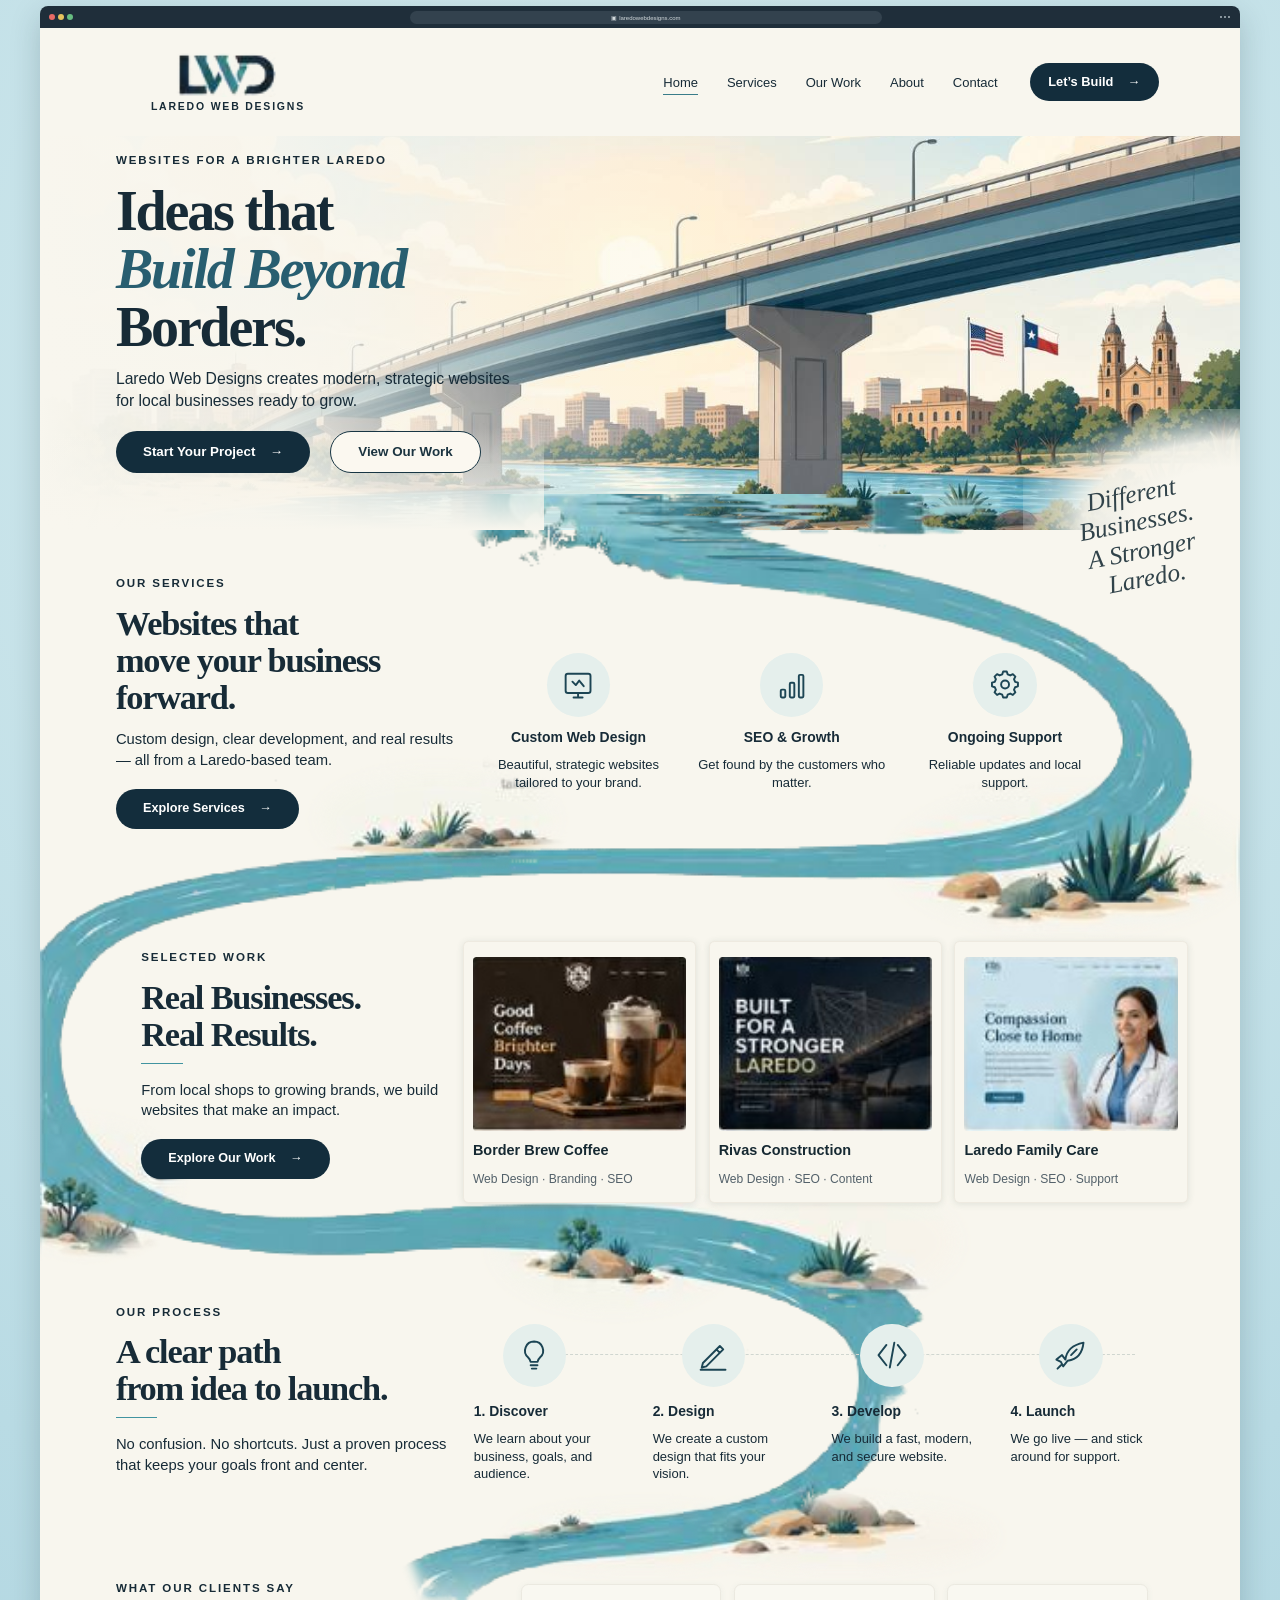
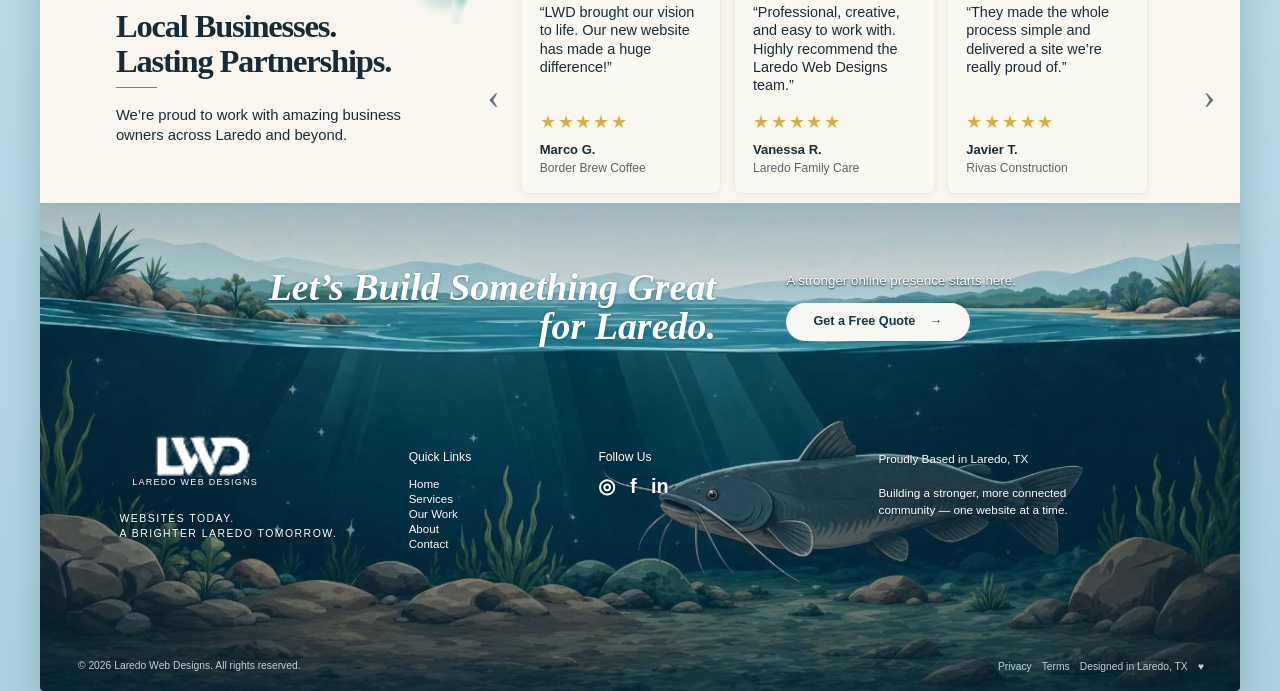
<file: index.html>
<!doctype html>
<html lang="en">
<head>
  <meta charset="utf-8">
  <meta name="viewport" content="width=device-width, initial-scale=1">
  <meta name="theme-color" content="#112b39">
  <meta name="description" content="Laredo Web Designs builds thoughtful websites for local businesses in Laredo, Texas.">
  <title>Laredo Web Designs — Ideas That Build Beyond Borders</title>
  <link rel="stylesheet" href="styles.css">
  <script src="script.js" defer></script>
</head>
<body>
  <div class="browser-shell">
    <div class="browser-bar" aria-hidden="true">
      <span class="window-dots"><i></i><i></i><i></i></span>
      <span class="address">▣ laredowebdesigns.com</span>
      <span class="browser-more">⋯</span>
    </div>

    <div class="website" id="home">
      <header class="site-header">
        <a class="brand" href="#home" aria-label="Laredo Web Designs home">
          <img src="assets/lwd-logo.png" alt="LWD" width="57" height="25">
          <span>Laredo Web Designs</span>
        </a>
        <button class="menu-toggle" type="button" aria-label="Open menu" aria-expanded="false" aria-controls="primary-nav">
          <span></span><span></span><span></span>
        </button>
        <nav class="primary-nav" id="primary-nav" aria-label="Primary navigation">
          <a class="active" href="#home">Home</a>
          <a href="#services">Services</a>
          <a href="#work">Our Work</a>
          <a href="#about">About</a>
          <a href="#contact">Contact</a>
          <button class="button button-dark nav-cta" type="button" data-quote>Let’s Build <span aria-hidden="true">→</span></button>
        </nav>
      </header>

      <main>
        <section class="hero" aria-labelledby="hero-title">
          <div class="hero-copy">
            <p class="eyebrow">Websites for a brighter Laredo</p>
            <h1 id="hero-title">Ideas that<br><em>Build Beyond</em><br>Borders.</h1>
            <p class="hero-description">Laredo Web Designs creates modern, strategic websites for local businesses ready to grow.</p>
            <div class="hero-actions">
              <button class="button button-dark" type="button" data-quote>Start Your Project <span aria-hidden="true">→</span></button>
              <a class="button button-outline" href="#work">View Our Work</a>
            </div>
          </div>
          <p class="handwritten">Different<br>Businesses.<br>A Stronger<br>Laredo.</p>
        </section>

        <div class="flow-content">
          <div class="flow-art" aria-hidden="true">
            <img class="river" src="assets/river-cutout.png" alt="">
            <img class="shore" src="assets/shoreline-details.png" alt="">
          </div>

          <section class="services section-grid" id="services" aria-labelledby="services-title">
            <div class="section-intro">
              <p class="eyebrow">Our Services</p>
              <h2 id="services-title">Websites that<br>move your business<br>forward.</h2>
              <p>Custom design, clear development, and real results — all from a Laredo-based team.</p>
              <a class="button button-dark" href="#service-list">Explore Services <span aria-hidden="true">→</span></a>
            </div>
            <div class="service-list" id="service-list">
              <article class="service-item">
                <div class="icon-disc"><svg viewBox="0 0 32 32" aria-hidden="true"><rect x="5" y="6" width="22" height="17" rx="2"/><path d="M12 27h8M16 23v4M11 13l3 3 3-4 4 5"/></svg></div>
                <h3>Custom Web Design</h3>
                <p>Beautiful, strategic websites tailored to your brand.</p>
              </article>
              <article class="service-item">
                <div class="icon-disc"><svg viewBox="0 0 32 32" aria-hidden="true"><rect x="6" y="20" width="4" height="7" rx="1"/><rect x="14" y="14" width="4" height="13" rx="1"/><rect x="22" y="7" width="4" height="20" rx="1"/></svg></div>
                <h3>SEO &amp; Growth</h3>
                <p>Get found by the customers who matter.</p>
              </article>
              <article class="service-item">
                <div class="icon-disc"><svg viewBox="0 0 32 32" aria-hidden="true"><path d="M17.5 4l.8 2.5 2.3 1 2.3-1.2 2.2 2.2-1.2 2.3 1 2.3 2.5.8v3.2l-2.5.8-1 2.3 1.2 2.3-2.2 2.2-2.3-1.2-2.3 1-.8 2.5h-3.2l-.8-2.5-2.3-1-2.3 1.2-2.2-2.2 1.2-2.3-1-2.3-2.5-.8v-3.2l2.5-.8 1-2.3-1.2-2.3 2.2-2.2 2.3 1.2 2.3-1 .8-2.5z"/><circle cx="16" cy="15.5" r="3.5"/></svg></div>
                <h3>Ongoing Support</h3>
                <p>Reliable updates and local support.</p>
              </article>
            </div>
          </section>

          <section class="work section-grid" id="work" aria-labelledby="work-title">
            <div class="section-intro">
              <p class="eyebrow">Selected Work</p>
              <h2 id="work-title">Real Businesses.<br>Real Results.</h2>
              <span class="short-rule"></span>
              <p>From local shops to growing brands, we build websites that make an impact.</p>
              <a class="button button-dark" href="#work-cards">Explore Our Work <span aria-hidden="true">→</span></a>
            </div>
            <div class="work-cards" id="work-cards">
              <button class="work-card" type="button" data-project="coffee">
                <img src="assets/work-border-brew.jpg" alt="Border Brew Coffee website preview">
                <strong>Border Brew Coffee</strong>
                <span>Web Design · Branding · SEO</span>
              </button>
              <button class="work-card" type="button" data-project="rivas">
                <img src="assets/work-rivas.jpg" alt="Rivas Construction website preview">
                <strong>Rivas Construction</strong>
                <span>Web Design · SEO · Content</span>
              </button>
              <button class="work-card" type="button" data-project="care">
                <img src="assets/work-family-care.jpg" alt="Laredo Family Care website preview">
                <strong>Laredo Family Care</strong>
                <span>Web Design · SEO · Support</span>
              </button>
            </div>
          </section>

          <section class="process section-grid" id="about" aria-labelledby="process-title">
            <div class="section-intro">
              <p class="eyebrow">Our Process</p>
              <h2 id="process-title">A clear path<br>from idea to launch.</h2>
              <span class="short-rule"></span>
              <p>No confusion. No shortcuts. Just a proven process that keeps your goals front and center.</p>
            </div>
            <ol class="process-list">
              <li><div class="icon-disc"><svg viewBox="0 0 32 32" aria-hidden="true"><path d="M16 4a8 8 0 0 0-5.4 13.9c1.5 1.4 2.1 2.9 2.3 4.1h6.2c.2-1.2.8-2.7 2.3-4.1A8 8 0 0 0 16 4zM13 25h6M14 28h4"/></svg></div><h3>1. Discover</h3><p>We learn about your business, goals, and audience.</p></li>
              <li><div class="icon-disc"><svg viewBox="0 0 32 32" aria-hidden="true"><path d="M7 23l15-15 3 3-15 15-4 1zM19 11l3 3M5 29h22"/></svg></div><h3>2. Design</h3><p>We create a custom design that fits your vision.</p></li>
              <li><div class="icon-disc"><svg viewBox="0 0 32 32" aria-hidden="true"><path d="M11 7L4 16l7 9M21 7l7 9-7 9M18 5l-4 22"/></svg></div><h3>3. Develop</h3><p>We build a fast, modern, and secure website.</p></li>
              <li><div class="icon-disc"><svg viewBox="0 0 32 32" aria-hidden="true"><path d="M11 20c1-8 6-13 16-15-1 10-6 15-14 16l-4 5-2-4-4-2 5-4zM16 16l5-5M7 25l-3 3"/></svg></div><h3>4. Launch</h3><p>We go live — and stick around for support.</p></li>
            </ol>
          </section>

          <section class="testimonials section-grid" aria-labelledby="testimonials-title">
            <div class="section-intro">
              <p class="eyebrow">What Our Clients Say</p>
              <h2 id="testimonials-title">Local Businesses.<br>Lasting Partnerships.</h2>
              <span class="short-rule"></span>
              <p>We’re proud to work with amazing business owners across Laredo and beyond.</p>
            </div>
            <div class="testimonial-wrap">
              <button class="carousel-arrow previous" type="button" aria-label="Previous testimonials">‹</button>
              <div class="testimonial-cards" aria-live="polite"></div>
              <button class="carousel-arrow next" type="button" aria-label="Next testimonials">›</button>
            </div>
          </section>
        </div>

        <div class="bottom-art" id="contact">
          <section class="closing-cta" aria-labelledby="closing-title">
            <h2 id="closing-title">Let’s Build Something Great<br>for Laredo.</h2>
            <div class="closing-action"><p>A stronger online presence starts here.</p><button class="button button-light" type="button" data-quote>Get a Free Quote <span aria-hidden="true">→</span></button></div>
          </section>
          <footer class="site-footer">
            <div class="footer-brand"><img src="assets/lwd-logo.png" alt="LWD" width="55" height="24"><span>Laredo Web Designs</span><p>Websites today.<br>A brighter Laredo tomorrow.</p></div>
            <div class="footer-links"><h3>Quick Links</h3><a href="#home">Home</a><a href="#services">Services</a><a href="#work">Our Work</a><a href="#about">About</a><button type="button" data-quote>Contact</button></div>
            <div class="footer-social"><h3>Follow Us</h3><div><a href="https://www.instagram.com/" aria-label="Instagram" target="_blank" rel="noopener">◎</a><a href="https://www.facebook.com/" aria-label="Facebook" target="_blank" rel="noopener">f</a><a href="https://www.linkedin.com/" aria-label="LinkedIn" target="_blank" rel="noopener">in</a></div></div>
            <p class="footer-location">Proudly Based in Laredo, TX<br><br>Building a stronger, more connected community — one website at a time.</p>
            <div class="footer-bottom"><span>© <span id="copyright-year">2026</span> Laredo Web Designs. All rights reserved.</span><span><a href="#contact">Privacy</a>　<a href="#contact">Terms</a>　Designed in Laredo, TX　♥</span></div>
          </footer>
        </div>
      </main>
    </div>
  </div>

  <dialog class="detail-dialog" id="project-dialog" aria-labelledby="project-dialog-title"><button class="dialog-close" type="button" data-close aria-label="Close">×</button><img id="project-dialog-image" src="assets/work-border-brew.jpg" alt="Border Brew Coffee website preview"><p class="eyebrow">Selected Work</p><h2 id="project-dialog-title"></h2><p id="project-dialog-copy"></p><button class="button button-dark" type="button" data-quote>Plan a Similar Project <span aria-hidden="true">→</span></button></dialog>
  <dialog class="quote-dialog" id="quote-dialog" aria-labelledby="quote-title"><button class="dialog-close" type="button" data-close aria-label="Close">×</button><p class="eyebrow">Let's Build</p><h2 id="quote-title">Tell us about your project.</h2><p>Share a few details and we’ll help you take the next step.</p><form id="quote-form"><label>Your name<input name="name" type="text" autocomplete="name" required></label><label>Email address<input name="email" type="email" autocomplete="email" required></label><label>What do you need?<select name="service"><option>New website</option><option>Website redesign</option><option>SEO and growth</option><option>Ongoing support</option></select></label><label>Project details<textarea name="details" rows="4" required></textarea></label><button class="button button-dark" type="submit">Compose Email <span aria-hidden="true">→</span></button><p class="form-note">Your email app will open with your request ready to send.</p></form></dialog>
</body>
</html>
</file>
<file: styles.css>
@import url('css/base.css');
@import url('css/sections.css');
@import url('css/responsive.css');
</file>
